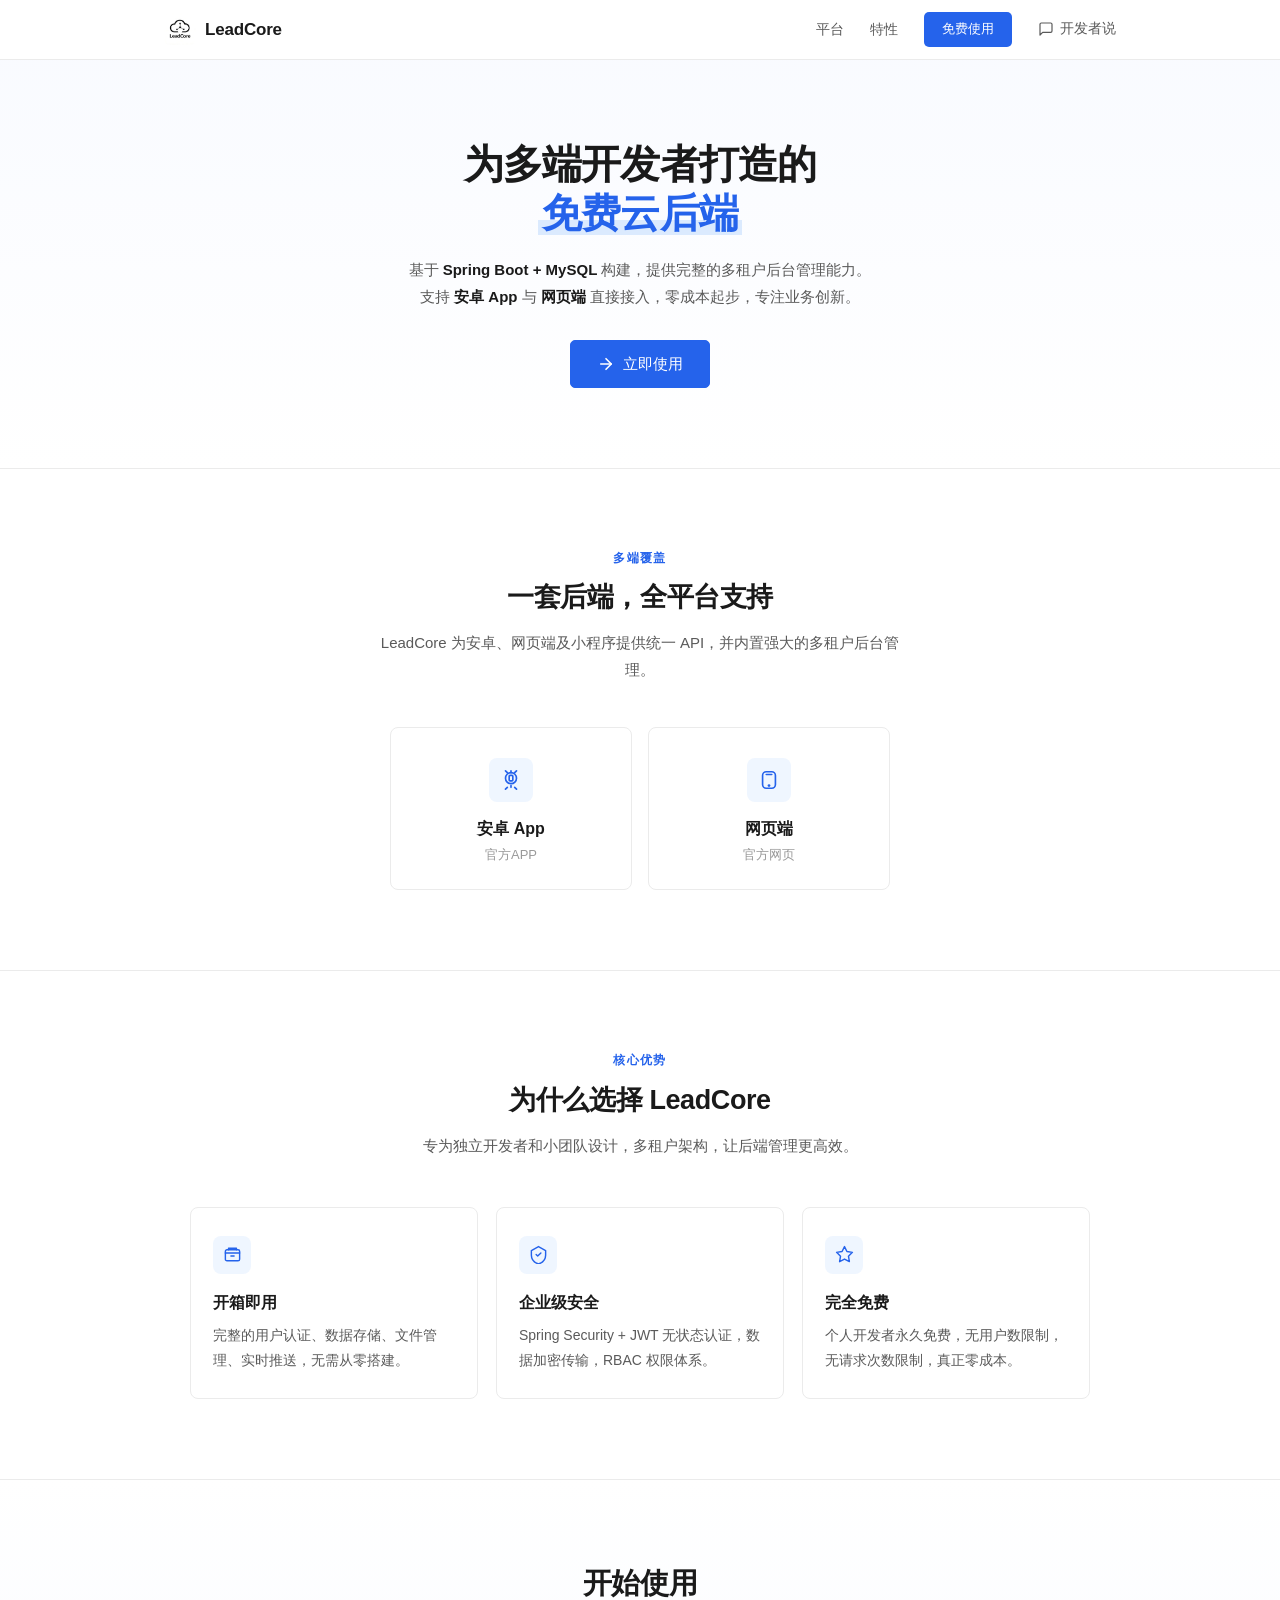
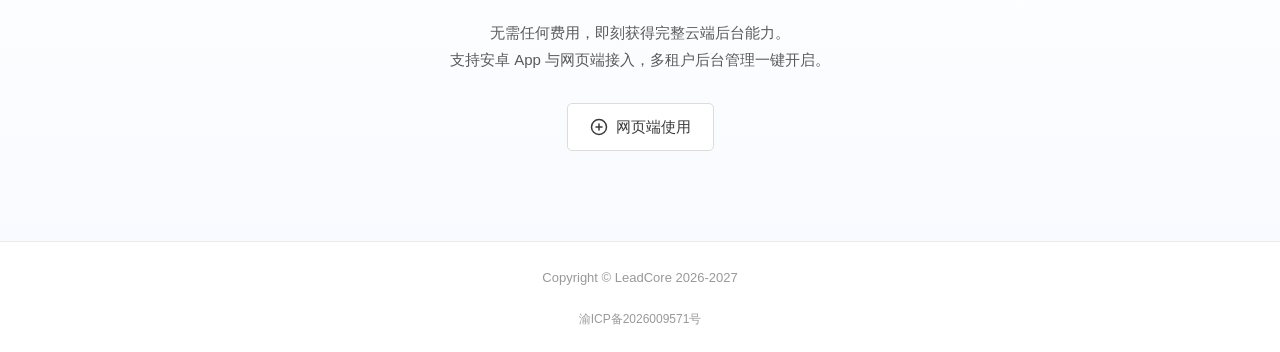
<file: index.html>
<!DOCTYPE html>
<html lang="zh-CN">
<head>
    <meta charset="UTF-8" />
    <meta name="viewport" content="width=device-width, initial-scale=1.0, maximum-scale=1.0, user-scalable=no" />
    <title>LeadCore</title>

    <meta name="description" content="LeadCore 是一款永久免费的多租户云后端，基于 Spring Boot + MySQL 构建，支持安卓 App 与网页端接入，提供用户认证、数据存储、后台管理等能力。" />
    <meta name="keywords" content="LeadCore,免费后端,云后端,BaaS,多租户,Spring Boot,安卓后端,小程序后端,后端云服务,iapp云后台,云后台,andlua后台,leadcore后台,免费后台,android后台" />
    <meta name="author" content="Leader" />
    <meta name="robots" content="index, follow" />

    <meta property="og:type" content="website" />
    <meta property="og:title" content="LeadCore" />
    <meta property="og:description" content="永久免费的多租户云后端，安卓 App 与网页端共用一套 API，开箱即用。" />
    <meta property="og:image" content="assets/lc.jpg" />
    <meta property="og:url" content="https://dlc.leadcore.levaer.cn:154/" />

    <meta name="twitter:card" content="summary" />
    <meta name="twitter:title" content="LeadCore" />
    <meta name="twitter:description" content="永久免费的多租户云后端，安卓 App 与网页端共用一套 API。" />
    <meta name="twitter:image" content="assets/lc.jpg" />

    <link rel="stylesheet" href="css/style.css" />
    <link rel="icon" type="image/jpeg" href="assets/lc.jpg" />
    <link rel="apple-touch-icon" href="assets/lc.jpg" />
    <link rel="canonical" href="https://dlc.leadcore.levaer.cn:154/" />
</head>

<body>

    <header class="header" id="header">
        <div class="container header-inner">
            <a href="#" class="logo">
                <img class="logo-icon" src="assets/lc.jpg" alt="LeadCore" />
                <span>LeadCore</span>
            </a>
            <nav class="nav" id="nav">
                <a href="#platforms">平台</a>
                <a href="#features">特性</a>
                <a href="#cta" class="nav-cta">免费使用</a>
                <button class="nav-voice" id="voiceTrigger" type="button">
                    <svg viewBox="0 0 24 24" fill="none" stroke="currentColor" stroke-width="1.8" stroke-linecap="round"
                        stroke-linejoin="round" aria-hidden="true">
                        <path d="M21 15a2 2 0 0 1-2 2H7l-4 4V5a2 2 0 0 1 2-2h14a2 2 0 0 1 2 2z" />
                    </svg>
                    开发者说
                </button>
            </nav>
            <button class="menu-btn" id="menuBtn" type="button" aria-label="菜单" aria-expanded="false">
                <span></span>
                <span></span>
                <span></span>
            </button>
        </div>
    </header>

    <section class="hero" id="hero">
        <div class="container">
            <div class="hero-content">
                
                <h1>为多端开发者打造的<br /><span class="highlight">免费云后端</span></h1>
                <p>
                    基于 <strong>Spring Boot + MySQL</strong> 构建，提供完整的多租户后台管理能力。<br />
                    支持 <strong>安卓 App</strong> 与 <strong>网页端</strong> 直接接入，零成本起步，专注业务创新。
                </p>
                <div class="hero-buttons">
                    <a href="#cta" class="btn-primary">
                        <svg width="18" height="18" viewBox="0 0 24 24" fill="none" stroke="currentColor"
                            stroke-width="2.2" stroke-linecap="round" stroke-linejoin="round">
                            <path d="M5 12h14" />
                            <path d="M12 5l7 7-7 7" />
                        </svg>
                        立即使用
                    </a>
                </div>
            </div>
        </div>
    </section>

    <section class="platforms" id="platforms">
        <div class="container">
            <div class="section-label">多端覆盖</div>
            <h2 class="section-title">一套后端，全平台支持</h2>
            <p class="section-desc">
                LeadCore 为安卓、网页端及小程序提供统一 API，并内置强大的多租户后台管理。
            </p>
            <div class="platform-grid">
                <div class="platform-card">
                    <div class="platform-icon">
                        <svg viewBox="0 0 24 24">
                            <circle cx="12" cy="10" r="6" stroke="currentColor" stroke-width="1.8" />
                            <path d="M12 4V2M12 18v2M8 4l-2-2M16 4l2-2M8 20l-2 2M16 20l2 2" stroke="currentColor"
                                stroke-width="1.8" stroke-linecap="round" />
                            <rect x="10" y="7" width="4" height="6" rx="1" stroke="currentColor" stroke-width="1.8" />
                        </svg>
                    </div>
                    <h3>安卓 App</h3>
                    <p>官方APP</p>
                </div>
                <div class="platform-card">
                    <div class="platform-icon">
                        <svg viewBox="0 0 24 24">
                            <rect x="5" y="3" width="14" height="18" rx="4" stroke="currentColor" stroke-width="1.8" />
                            <circle cx="12" cy="18" r="1.5" fill="currentColor" stroke="none" />
                            <path d="M9 6h6" stroke="currentColor" stroke-width="1.8" stroke-linecap="round" />
                        </svg>
                    </div>
                    <h3>网页端</h3>
                    <p>官方网页</p>
                </div>
            </div>
        </div>
    </section>

    <section class="features" id="features">
        <div class="container">
            <div class="section-header">
                <div class="section-label">核心优势</div>
                <h2 class="section-title">为什么选择 LeadCore</h2>
                <p class="section-desc">
                    专为独立开发者和小团队设计，多租户架构，让后端管理更高效。
                </p>
            </div>
            <div class="features-grid">
                <div class="feature-card">
                    <div class="feature-icon">
                        <svg viewBox="0 0 24 24">
                            <rect x="3" y="6" width="18" height="14" rx="2" stroke="currentColor" stroke-width="1.8" />
                            <path d="M3 10h18M7 6V4h10v2" stroke="currentColor" stroke-width="1.8"
                                stroke-linecap="round" />
                            <path d="M14 14h-4" stroke="currentColor" stroke-width="1.8" stroke-linecap="round" />
                        </svg>
                    </div>
                    <h3>开箱即用</h3>
                    <p>完整的用户认证、数据存储、文件管理、实时推送，无需从零搭建。</p>
                </div>
                <div class="feature-card">
                    <div class="feature-icon">
                        <svg viewBox="0 0 24 24">
                            <path d="M12 2L3 7v6c0 5 3 9 9 11 6-2 9-6 9-11V7l-9-5z" stroke="currentColor"
                                stroke-width="1.8" />
                            <path d="M9 12l2 2 4-4" stroke="currentColor" stroke-width="1.8" stroke-linecap="round"
                                stroke-linejoin="round" />
                        </svg>
                    </div>
                    <h3>企业级安全</h3>
                    <p>Spring Security + JWT 无状态认证，数据加密传输，RBAC 权限体系。</p>
                </div>
                <div class="feature-card">
                    <div class="feature-icon">
                        <svg viewBox="0 0 24 24">
                            <path
                                d="M12 2l3.09 6.26L22 9.27l-5 4.87 1.18 6.88L12 17.77l-6.18 3.25L7 14.14 2 9.27l6.91-1.01L12 2z"
                                stroke="currentColor" stroke-width="1.8" stroke-linejoin="round" />
                        </svg>
                    </div>
                    <h3>完全免费</h3>
                    <p>个人开发者永久免费，无用户数限制，无请求次数限制，真正零成本。</p>
                </div>
            </div>
        </div>
    </section>

    <section class="cta" id="cta">
        <div class="container">
            <h2>开始使用</h2>
            <p>
                无需任何费用，即刻获得完整云端后台能力。<br />
                支持安卓 App 与网页端接入，多租户后台管理一键开启。
            </p>
            <div class="download-group">
                <a href="https://web.leadcore.levaer.cn:154/" target="_blank" class="btn-secondary">
                    <svg width="18" height="18" viewBox="0 0 24 24" fill="none" stroke="currentColor" stroke-width="2"
                        stroke-linecap="round" stroke-linejoin="round">
                        <circle cx="12" cy="12" r="10" />
                        <path d="M12 8v8" />
                        <path d="M8 12h8" />
                    </svg>
                    网页端使用
                </a>
            </div>
        </div>
    </section>

    <footer class="footer">
        <div class="container">
            <div class="footer-copy">Copyright &copy; LeadCore 2026-2027</div>
        </div>
    </footer>

    <div class="icp-bar">
        <a href="https://beian.miit.gov.cn/" target="_blank" rel="noopener noreferrer">
            渝ICP备2026009571号
        </a>
    </div>

    <div class="voice-modal-overlay" id="voiceModalOverlay">
        <div class="voice-modal" id="voiceModal">
            <button class="voice-modal-close" id="voiceModalClose" aria-label="关闭">✕</button>
            <span class="voice-modal-quote">❝</span>
            <p class="voice-modal-text">
                本人是一位25级软件技术的大学（专）生，这是我写的第一个项目，不爱别伤害，感谢🙏。<br>
                做一款真正免费、好用的云后端服务，是我一直以来的心愿。<br />
                LeadCore 是我为所有独立开发者、小团队打造的一份礼物。<br />
                希望它能帮你省去繁琐的后端搭建工作，让你更专注于创造有趣的产品。同时，希望你能喜欢！
            </p>
            <div class="voice-modal-divider"></div>
            <div class="voice-modal-author">—— Leader</div>
        </div>
    </div>

    <script src="js/index.js"></script>
</body>

</html>
</file>
<file: css/style.css>
* {
  margin: 0;
  padding: 0;
  box-sizing: border-box;
}

html {
  -webkit-text-size-adjust: 100%;
}

body {
  font-family: -apple-system, BlinkMacSystemFont, "Segoe UI", Roboto, "Helvetica Neue", Arial, "PingFang SC", "Microsoft YaHei", sans-serif;
  background: #ffffff;
  color: #1a1a1a;
  line-height: 1.6;
  min-height: 100vh;
  overflow-x: hidden;
}

a {
  text-decoration: none;
  color: inherit;
}

.container {
  max-width: 1000px;
  margin: 0 auto;
  padding: 0 24px;
  text-align: center;
}

.header {
  position: fixed;
  top: 0;
  left: 0;
  width: 100%;
  z-index: 100;
  background: rgba(255, 255, 255, 0.92);
  backdrop-filter: blur(10px);
  -webkit-backdrop-filter: blur(10px);
  border-bottom: 1px solid #ebebeb;
  padding: 12px 0;
  transition: box-shadow 0.2s;
}

.header.scrolled {
  box-shadow: 0 1px 10px rgba(37, 99, 235, 0.06);
}

.header-inner {
  display: flex;
  align-items: center;
  justify-content: space-between;
  text-align: left;
}

.logo {
  display: flex;
  align-items: center;
  gap: 9px;
  font-size: 17px;
  font-weight: 600;
  color: #1a1a1a;
  flex-shrink: 0;
  letter-spacing: -0.2px;
}

.logo-icon {
  width: 32px;
  height: 32px;
  border-radius: 6px;
  object-fit: cover;
  flex-shrink: 0;
  display: block;
}

.nav {
  display: flex;
  align-items: center;
  gap: 26px;
  font-size: 14px;
}

.nav > a {
  color: #5a5a5a;
  transition: color 0.2s;
}

.nav > a:hover {
  color: #2563eb;
}

.nav-cta {
  background: #2563eb;
  color: #ffffff !important;
  padding: 7px 18px;
  border-radius: 5px;
  font-weight: 500;
  font-size: 13px;
  transition: background 0.2s;
}

.nav-cta:hover {
  background: #1d4ed8;
}

.nav-voice {
  display: flex;
  align-items: center;
  gap: 6px;
  background: none;
  border: none;
  font-family: inherit;
  font-size: 14px;
  color: #5a5a5a;
  cursor: pointer;
  padding: 2px 0;
  transition: color 0.2s;
}

.nav-voice:hover {
  color: #2563eb;
}

.nav-voice svg {
  width: 16px;
  height: 16px;
  stroke: currentColor;
  fill: none;
  stroke-linecap: round;
  stroke-linejoin: round;
}

.menu-btn {
  display: none;
  flex-direction: column;
  gap: 5px;
  background: none;
  border: none;
  cursor: pointer;
  padding: 4px;
}

.menu-btn span {
  display: block;
  width: 22px;
  height: 2px;
  background: #1a1a1a;
  border-radius: 2px;
  transition: transform 0.25s, opacity 0.25s;
}

.menu-btn.active span:nth-child(1) {
  transform: translateY(7px) rotate(45deg);
}

.menu-btn.active span:nth-child(2) {
  opacity: 0;
}

.menu-btn.active span:nth-child(3) {
  transform: translateY(-7px) rotate(-45deg);
}

.hero {
  padding: 140px 0 80px;
  border-bottom: 1px solid #ebebeb;
  background: linear-gradient(180deg, #f8faff 0%, #ffffff 100%);
}

.hero-content {
  max-width: 660px;
  margin: 0 auto;
}

.hero-badge {
  display: inline-block;
  background: #eff6ff;
  color: #2563eb;
  padding: 4px 14px;
  border-radius: 4px;
  font-size: 13px;
  font-weight: 500;
  margin-bottom: 22px;
}

.hero h1 {
  font-size: 40px;
  font-weight: 700;
  line-height: 1.22;
  letter-spacing: -0.8px;
  color: #1a1a1a;
  margin-bottom: 18px;
}

.hero h1 .highlight {
  color: #2563eb;
  background: linear-gradient(transparent 65%, #dbeafe 65%);
  padding: 0 4px;
}

.hero p {
  font-size: 15px;
  color: #5a5a5a;
  line-height: 1.8;
  margin-bottom: 30px;
  max-width: 560px;
  margin-left: auto;
  margin-right: auto;
}

.hero p strong {
  color: #1a1a1a;
  font-weight: 600;
}

.hero-buttons {
  display: flex;
  flex-wrap: wrap;
  gap: 12px;
  justify-content: center;
}

.btn-primary {
  display: inline-flex;
  align-items: center;
  gap: 8px;
  background: #2563eb;
  padding: 11px 26px;
  border-radius: 5px;
  font-weight: 500;
  font-size: 15px;
  color: #ffffff;
  border: 1px solid #2563eb;
  cursor: pointer;
  transition: background 0.2s, border-color 0.2s, box-shadow 0.2s;
}

.btn-primary:hover {
  background: #1d4ed8;
  border-color: #1d4ed8;
  box-shadow: 0 6px 16px rgba(37, 99, 235, 0.18);
}

.btn-secondary {
  display: inline-flex;
  align-items: center;
  gap: 8px;
  background: #ffffff;
  border: 1px solid #dcdcdc;
  padding: 11px 22px;
  border-radius: 5px;
  font-weight: 500;
  font-size: 15px;
  color: #3a3a3a;
  cursor: pointer;
  transition: border-color 0.2s, color 0.2s, background 0.2s;
}

.btn-secondary:hover {
  border-color: #2563eb;
  color: #2563eb;
  background: #f8faff;
}

.section-label {
  font-size: 12px;
  font-weight: 600;
  letter-spacing: 1.4px;
  text-transform: uppercase;
  color: #2563eb;
  margin-bottom: 8px;
}

.section-title {
  font-size: 27px;
  font-weight: 700;
  letter-spacing: -0.4px;
  color: #1a1a1a;
  margin-bottom: 10px;
}

.section-desc {
  font-size: 15px;
  color: #5a5a5a;
  max-width: 520px;
  line-height: 1.8;
  margin-left: auto;
  margin-right: auto;
}

.platforms {
  padding: 80px 0;
  border-bottom: 1px solid #ebebeb;
}

.platform-grid {
  display: grid;
  grid-template-columns: repeat(2, 1fr);
  gap: 16px;
  max-width: 500px;
  margin: 44px auto 0;
}

.platform-card {
  background: #ffffff;
  border: 1px solid #ebebeb;
  border-radius: 8px;
  padding: 30px 16px 24px;
  text-align: center;
  transition: border-color 0.2s, box-shadow 0.2s;
}

.platform-card:hover {
  border-color: #bfdbfe;
  box-shadow: 0 8px 24px rgba(37, 99, 235, 0.08);
}

.platform-icon {
  width: 44px;
  height: 44px;
  margin: 0 auto 14px;
  border-radius: 8px;
  display: flex;
  align-items: center;
  justify-content: center;
  background: #eff6ff;
  color: #2563eb;
}

.platform-icon svg {
  width: 22px;
  height: 22px;
  stroke: currentColor;
  fill: none;
  stroke-linecap: round;
  stroke-linejoin: round;
}

.platform-card h3 {
  font-size: 16px;
  font-weight: 600;
  color: #1a1a1a;
  margin-bottom: 3px;
}

.platform-card p {
  font-size: 13px;
  color: #999999;
}

.features {
  padding: 80px 0;
  border-bottom: 1px solid #ebebeb;
}

.features .section-header {
  text-align: center;
  margin-bottom: 48px;
}

.features-grid {
  display: grid;
  grid-template-columns: repeat(3, 1fr);
  gap: 18px;
  max-width: 900px;
  margin: 0 auto;
}

.feature-card {
  background: #ffffff;
  border: 1px solid #ebebeb;
  border-radius: 8px;
  padding: 28px 22px 26px;
  text-align: left;
  transition: border-color 0.2s, box-shadow 0.2s;
}

.feature-card:hover {
  border-color: #bfdbfe;
  box-shadow: 0 8px 24px rgba(37, 99, 235, 0.08);
}

.feature-icon {
  width: 38px;
  height: 38px;
  border-radius: 8px;
  display: flex;
  align-items: center;
  justify-content: center;
  background: #eff6ff;
  color: #2563eb;
  margin-bottom: 16px;
}

.feature-icon svg {
  width: 19px;
  height: 19px;
  stroke: currentColor;
  fill: none;
  stroke-linecap: round;
  stroke-linejoin: round;
}

.feature-card h3 {
  font-size: 16px;
  font-weight: 600;
  color: #1a1a1a;
  margin-bottom: 8px;
}

.feature-card p {
  font-size: 14px;
  color: #5a5a5a;
  line-height: 1.75;
}

.cta {
  padding: 80px 0 90px;
  border-bottom: 1px solid #ebebeb;
  text-align: center;
  background: linear-gradient(180deg, #ffffff 0%, #f8faff 100%);
}

.cta h2 {
  font-size: 29px;
  font-weight: 700;
  color: #1a1a1a;
  letter-spacing: -0.4px;
  margin-bottom: 12px;
}

.cta p {
  font-size: 15px;
  color: #5a5a5a;
  max-width: 520px;
  margin: 0 auto 30px;
  line-height: 1.8;
}

.download-group {
  display: flex;
  flex-wrap: wrap;
  gap: 12px;
  justify-content: center;
}

.footer {
  padding: 26px 0 4px;
}

.footer .container {
  display: flex;
  justify-content: center;
  align-items: center;
}

.footer-copy {
  font-size: 13px;
  color: #999999;
}

.icp-bar {
  padding: 12px 0 22px;
  text-align: center;
}

.icp-bar a {
  color: #999999;
  font-size: 12px;
  transition: color 0.2s;
}

.icp-bar a:hover {
  color: #2563eb;
}

.voice-modal-overlay {
  position: fixed;
  top: 0;
  left: 0;
  width: 100%;
  height: 100%;
  background: rgba(15, 23, 42, 0.4);
  z-index: 999;
  display: none;
  align-items: center;
  justify-content: center;
  padding: 20px;
  opacity: 0;
  transition: opacity 0.25s;
}

.voice-modal-overlay.active {
  display: flex;
  opacity: 1;
}

.voice-modal {
  background: #ffffff;
  border-radius: 10px;
  max-width: 520px;
  width: 100%;
  padding: 40px 36px 34px;
  position: relative;
  text-align: left;
  box-shadow: 0 20px 50px rgba(15, 23, 42, 0.15);
}

.voice-modal-close {
  position: absolute;
  top: 14px;
  right: 16px;
  background: none;
  border: none;
  font-size: 20px;
  line-height: 1;
  color: #999999;
  cursor: pointer;
  padding: 4px;
  transition: color 0.2s;
}

.voice-modal-close:hover {
  color: #2563eb;
}

.voice-modal-quote {
  font-size: 42px;
  color: #2563eb;
  opacity: 0.12;
  line-height: 1;
  display: block;
  margin-bottom: -6px;
  font-family: Georgia, serif;
}

.voice-modal-text {
  font-size: 16px;
  line-height: 1.9;
  color: #1a1a1a;
  margin: 10px 0 22px;
}

.voice-modal-divider {
  width: 36px;
  height: 2px;
  background: #2563eb;
  opacity: 0.3;
  margin: 0 auto 14px;
}

.voice-modal-author {
  font-weight: 600;
  color: #5a5a5a;
  font-size: 14px;
  text-align: center;
}

@media (max-width: 900px) {
  .hero h1 {
    font-size: 34px;
  }
  .features-grid {
    grid-template-columns: 1fr 1fr;
  }
}

@media (max-width: 640px) {
  .nav {
    display: none;
    flex-direction: column;
    position: absolute;
    top: 100%;
    left: 0;
    width: 100%;
    background: #ffffff;
    border-bottom: 1px solid #ebebeb;
    padding: 22px 0 26px;
    gap: 18px;
  }
  .nav.open {
    display: flex;
  }
  .nav-voice {
    justify-content: center;
  }
  .menu-btn {
    display: flex;
  }
  .hero {
    padding: 120px 0 60px;
  }
  .hero h1 {
    font-size: 27px;
    letter-spacing: -0.4px;
  }
  .hero p {
    font-size: 14px;
  }
  .hero-buttons {
    flex-direction: column;
    align-items: stretch;
  }
  .btn-primary,
  .btn-secondary {
    justify-content: center;
  }
  .platform-grid {
    grid-template-columns: 1fr 1fr;
    gap: 10px;
    max-width: 100%;
  }
  .platform-card {
    padding: 22px 10px 18px;
  }
  .platform-card h3 {
    font-size: 15px;
  }
  .features-grid {
    grid-template-columns: 1fr;
    gap: 12px;
  }
  .feature-card {
    padding: 24px 20px 22px;
  }
  .section-title {
    font-size: 23px;
  }
  .section-desc {
    font-size: 14px;
  }
  .cta h2 {
    font-size: 23px;
  }
  .cta p {
    font-size: 14px;
  }
  .download-group {
    flex-direction: column;
    align-items: stretch;
  }
  .voice-modal {
    padding: 34px 24px 28px;
  }
  .voice-modal-text {
    font-size: 15px;
  }
  .container {
    padding: 0 18px;
  }
}

@media (max-width: 380px) {
  .hero h1 {
    font-size: 24px;
  }
  .platform-grid {
    gap: 8px;
  }
  .platform-card {
    padding: 18px 8px 14px;
  }
  .platform-card h3 {
    font-size: 14px;
  }
  .platform-card p {
    font-size: 12px;
  }
}
</file>
